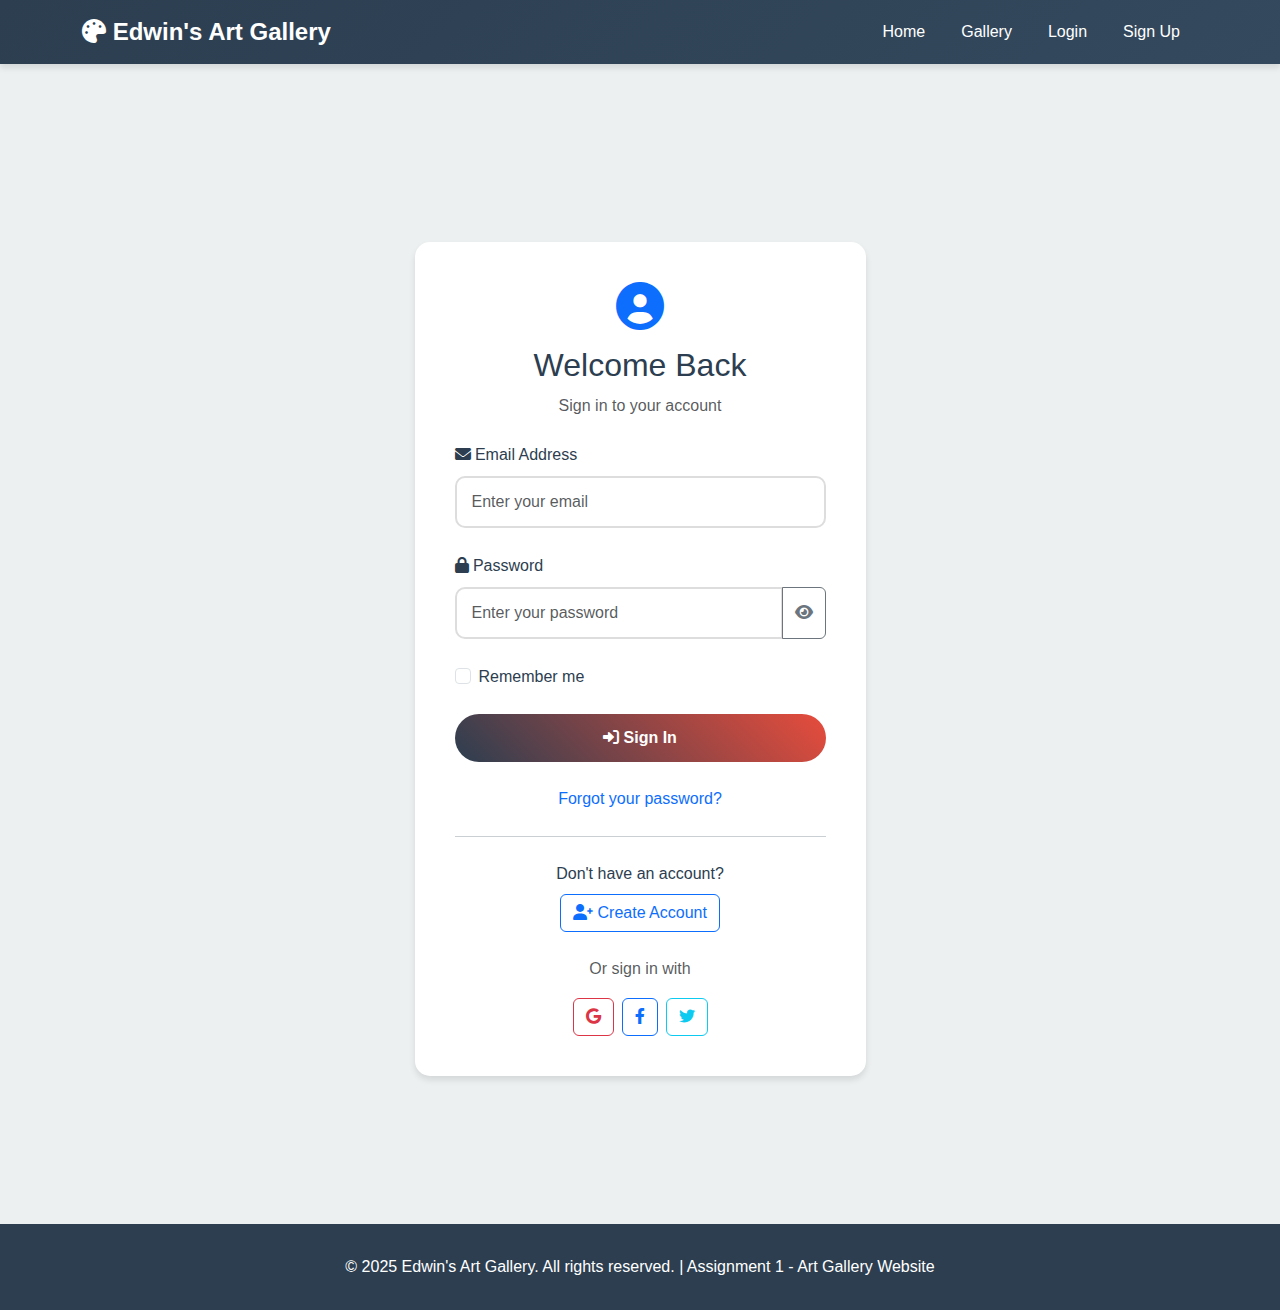
<file: login.html>
<!DOCTYPE html>
<html lang="en">
<head>
    <meta charset="UTF-8">
    <meta name="viewport" content="width=device-width, initial-scale=1.0">
    <title>Login - Edwin's Art Gallery</title>
    <link href="https://cdn.jsdelivr.net/npm/bootstrap@5.3.0/dist/css/bootstrap.min.css" rel="stylesheet">
    <link href="https://cdnjs.cloudflare.com/ajax/libs/font-awesome/6.0.0/css/all.min.css" rel="stylesheet">
    <link href="css/style.css" rel="stylesheet">
</head>
<body>
    <!-- Navigation -->
    <nav class="navbar navbar-expand-lg navbar-dark">
        <div class="container">
            <a class="navbar-brand" href="index.html">
                <i class="fas fa-palette"></i> Edwin's Art Gallery
            </a>
            <button class="navbar-toggler" type="button" data-bs-toggle="collapse" data-bs-target="#navbarNav">
                <span class="navbar-toggler-icon"></span>
            </button>
            <div class="collapse navbar-collapse" id="navbarNav">
                <ul class="navbar-nav ms-auto">
                    <li class="nav-item">
                        <a class="nav-link" href="index.html">Home</a>
                    </li>
                    <li class="nav-item">
                        <a class="nav-link" href="art-list.html">Gallery</a>
                    </li>
                    <li class="nav-item">
                        <a class="nav-link active" href="login.html">Login</a>
                    </li>
                    <li class="nav-item">
                        <a class="nav-link" href="signup.html">Sign Up</a>
                    </li>
                </ul>
            </div>
        </div>
    </nav>

    <!-- Login Form Section -->
    <section class="py-5" style="margin-top: 80px; min-height: 100vh; display: flex; align-items: center;">
        <div class="container">
            <div class="row justify-content-center">
                <div class="col-md-6 col-lg-5">
                    <div class="form-container">
                        <div class="text-center mb-4">
                            <i class="fas fa-user-circle fa-3x text-primary mb-3"></i>
                            <h2>Welcome Back</h2>
                            <p class="text-muted">Sign in to your account</p>
                        </div>
                        
                        <form id="loginForm" novalidate>
                            <div class="form-group">
                                <label for="email" class="form-label">
                                    <i class="fas fa-envelope"></i> Email Address
                                </label>
                                <input type="email" class="form-control" id="email" name="email" required placeholder="Enter your email">
                                <div class="invalid-feedback">Please provide a valid email.</div>
                            </div>
                            
                            <div class="form-group">
                                <label for="password" class="form-label">
                                    <i class="fas fa-lock"></i> Password
                                </label>
                                <div class="input-group">
                                    <input type="password" class="form-control" id="password" name="password" required placeholder="Enter your password">
                                    <button class="btn btn-outline-secondary" type="button" id="togglePassword">
                                        <i class="fas fa-eye"></i>
                                    </button>
                                </div>
                                <div class="invalid-feedback">Password is required.</div>
                            </div>
                            
                            <div class="form-group">
                                <div class="form-check">
                                    <input class="form-check-input" type="checkbox" id="rememberMe">
                                    <label class="form-check-label" for="rememberMe">
                                        Remember me
                                    </label>
                                </div>
                            </div>
                            
                            <button type="submit" class="btn btn-primary w-100">
                                <i class="fas fa-sign-in-alt"></i> Sign In
                            </button>
                        </form>
                        
                        <div class="text-center mt-4">
                            <a href="#" class="text-decoration-none">Forgot your password?</a>
                        </div>
                        
                        <hr class="my-4">
                        
                        <div class="text-center">
                            <p class="mb-0">Don't have an account?</p>
                            <a href="signup.html" class="btn btn-outline-primary mt-2">
                                <i class="fas fa-user-plus"></i> Create Account
                            </a>
                        </div>
                        
                        <!-- Social Login Options -->
                        <div class="text-center mt-4">
                            <p class="text-muted mb-3">Or sign in with</p>
                            <div class="d-flex justify-content-center gap-2">
                                <button class="btn btn-outline-danger">
                                    <i class="fab fa-google"></i>
                                </button>
                                <button class="btn btn-outline-primary">
                                    <i class="fab fa-facebook-f"></i>
                                </button>
                                <button class="btn btn-outline-info">
                                    <i class="fab fa-twitter"></i>
                                </button>
                            </div>
                        </div>
                    </div>
                </div>
            </div>
        </div>
    </section>

    <!-- Footer -->
    <footer class="footer">
        <div class="container">
            <p>&copy; 2025 Edwin's Art Gallery. All rights reserved. | Assignment 1 - Art Gallery Website</p>
        </div>
    </footer>

    <!-- Bootstrap JS -->
    <script src="https://cdn.jsdelivr.net/npm/bootstrap@5.3.0/dist/js/bootstrap.bundle.min.js"></script>
    <!-- Custom JS -->
    <script src="js/script.js"></script>
    <script>
        // Toggle password visibility
        document.getElementById('togglePassword').addEventListener('click', function() {
            const password = document.getElementById('password');
            const icon = this.querySelector('i');
            
            if (password.type === 'password') {
                password.type = 'text';
                icon.className = 'fas fa-eye-slash';
            } else {
                password.type = 'password';
                icon.className = 'fas fa-eye';
            }
        });
        
        // Login form submission
        document.getElementById('loginForm').addEventListener('submit', function(e) {
            e.preventDefault();
            
            if (this.checkValidity()) {
                // Simulate login process
                showLoading();
                
                setTimeout(() => {
                    hideLoading();
                    alert('Login successful! Redirecting to gallery...');
                    window.location.href = 'art-list.html';
                }, 2000);
            }
        });
    </script>
</body>
</html>
</file>
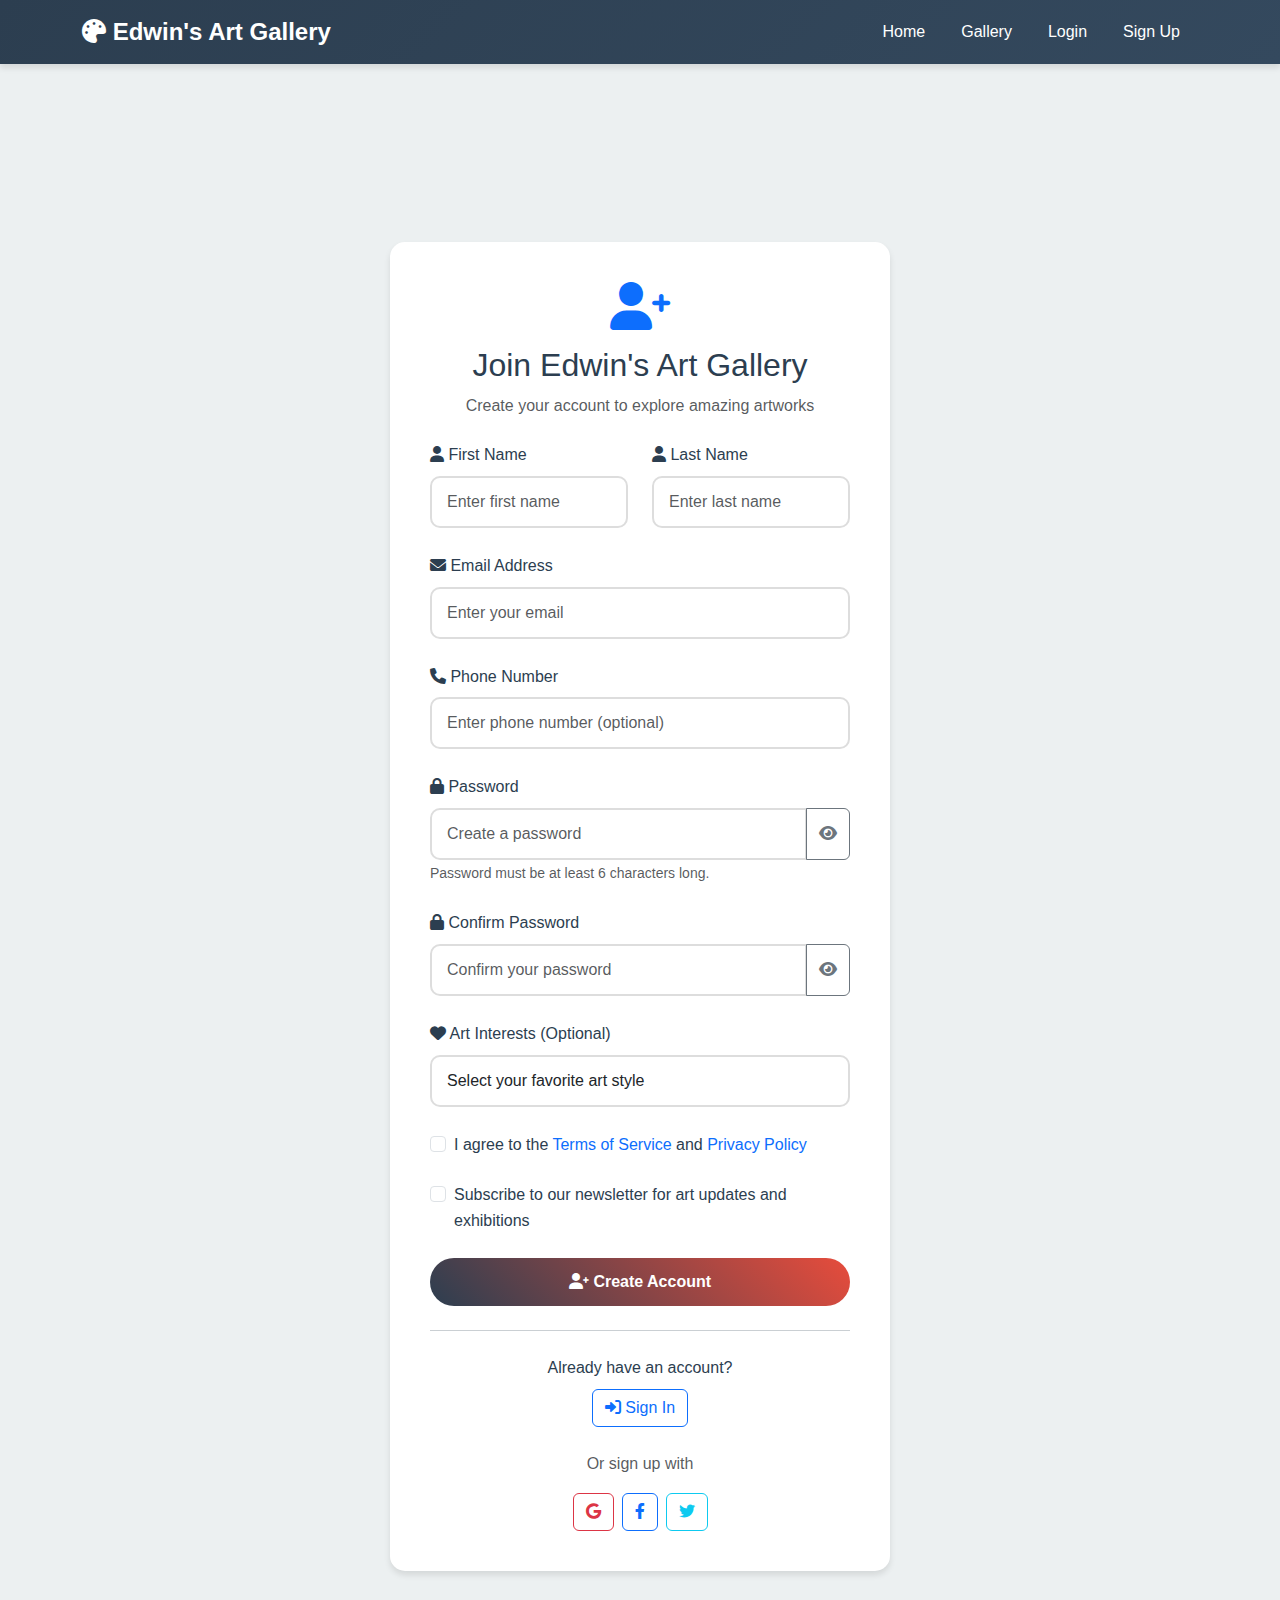
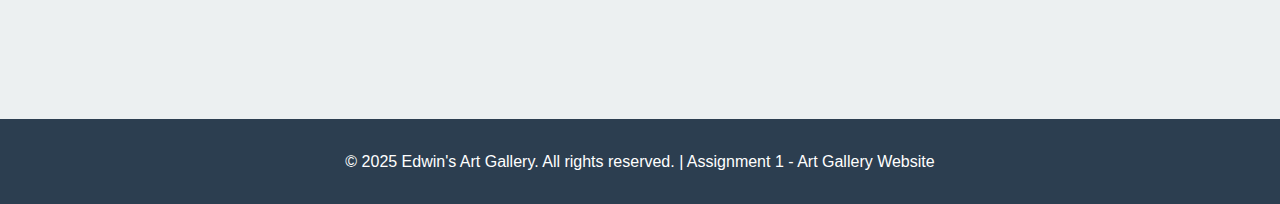
<file: signup.html>
<!DOCTYPE html>
<html lang="en">
<head>
    <meta charset="UTF-8">
    <meta name="viewport" content="width=device-width, initial-scale=1.0">
    <title>Sign Up - Edwin's Art Gallery</title>
    <link href="https://cdn.jsdelivr.net/npm/bootstrap@5.3.0/dist/css/bootstrap.min.css" rel="stylesheet">
    <link href="https://cdnjs.cloudflare.com/ajax/libs/font-awesome/6.0.0/css/all.min.css" rel="stylesheet">
    <link href="css/style.css" rel="stylesheet">
</head>
<body>
    <!-- Navigation -->
    <nav class="navbar navbar-expand-lg navbar-dark">
        <div class="container">
            <a class="navbar-brand" href="index.html">
                <i class="fas fa-palette"></i> Edwin's Art Gallery
            </a>
            <button class="navbar-toggler" type="button" data-bs-toggle="collapse" data-bs-target="#navbarNav">
                <span class="navbar-toggler-icon"></span>
            </button>
            <div class="collapse navbar-collapse" id="navbarNav">
                <ul class="navbar-nav ms-auto">
                    <li class="nav-item">
                        <a class="nav-link" href="index.html">Home</a>
                    </li>
                    <li class="nav-item">
                        <a class="nav-link" href="art-list.html">Gallery</a>
                    </li>
                    <li class="nav-item">
                        <a class="nav-link" href="login.html">Login</a>
                    </li>
                    <li class="nav-item">
                        <a class="nav-link active" href="signup.html">Sign Up</a>
                    </li>
                </ul>
            </div>
        </div>
    </nav>

    <!-- Signup Form Section -->
    <section class="py-5" style="margin-top: 80px; min-height: 100vh; display: flex; align-items: center;">
        <div class="container">
            <div class="row justify-content-center">
                <div class="col-md-8 col-lg-6">
                    <div class="form-container">
                        <div class="text-center mb-4">
                            <i class="fas fa-user-plus fa-3x text-primary mb-3"></i>
                            <h2>Join Edwin's Art Gallery</h2>
                            <p class="text-muted">Create your account to explore amazing artworks</p>
                        </div>
                        
                        <form id="signupForm" novalidate>
                            <div class="row">
                                <div class="col-md-6">
                                    <div class="form-group">
                                        <label for="firstName" class="form-label">
                                            <i class="fas fa-user"></i> First Name
                                        </label>
                                        <input type="text" class="form-control" id="firstName" name="firstName" required placeholder="Enter first name">
                                        <div class="invalid-feedback">First name is required.</div>
                                    </div>
                                </div>
                                <div class="col-md-6">
                                    <div class="form-group">
                                        <label for="lastName" class="form-label">
                                            <i class="fas fa-user"></i> Last Name
                                        </label>
                                        <input type="text" class="form-control" id="lastName" name="lastName" required placeholder="Enter last name">
                                        <div class="invalid-feedback">Last name is required.</div>
                                    </div>
                                </div>
                            </div>
                            
                            <div class="form-group">
                                <label for="email" class="form-label">
                                    <i class="fas fa-envelope"></i> Email Address
                                </label>
                                <input type="email" class="form-control" id="email" name="email" required placeholder="Enter your email">
                                <div class="invalid-feedback">Please provide a valid email.</div>
                            </div>
                            
                            <div class="form-group">
                                <label for="phone" class="form-label">
                                    <i class="fas fa-phone"></i> Phone Number
                                </label>
                                <input type="tel" class="form-control" id="phone" name="phone" placeholder="Enter phone number (optional)">
                            </div>
                            
                            <div class="form-group">
                                <label for="password" class="form-label">
                                    <i class="fas fa-lock"></i> Password
                                </label>
                                <div class="input-group">
                                    <input type="password" class="form-control" id="password" name="password" required placeholder="Create a password">
                                    <button class="btn btn-outline-secondary" type="button" id="togglePassword">
                                        <i class="fas fa-eye"></i>
                                    </button>
                                </div>
                                <div class="invalid-feedback">Password must be at least 6 characters long.</div>
                                <small class="form-text text-muted">Password must be at least 6 characters long.</small>
                            </div>
                            
                            <div class="form-group">
                                <label for="confirmPassword" class="form-label">
                                    <i class="fas fa-lock"></i> Confirm Password
                                </label>
                                <div class="input-group">
                                    <input type="password" class="form-control" id="confirmPassword" name="confirmPassword" required placeholder="Confirm your password">
                                    <button class="btn btn-outline-secondary" type="button" id="toggleConfirmPassword">
                                        <i class="fas fa-eye"></i>
                                    </button>
                                </div>
                                <div class="invalid-feedback">Passwords do not match.</div>
                            </div>
                            
                            <div class="form-group">
                                <label for="interests" class="form-label">
                                    <i class="fas fa-heart"></i> Art Interests (Optional)
                                </label>
                                <select class="form-control" id="interests" name="interests">
                                    <option value="">Select your favorite art style</option>
                                    <option value="classical">Classical Art</option>
                                    <option value="modern">Modern Art</option>
                                    <option value="contemporary">Contemporary Art</option>
                                    <option value="impressionism">Impressionism</option>
                                    <option value="abstract">Abstract Art</option>
                                    <option value="surrealism">Surrealism</option>
                                    <option value="photography">Photography</option>
                                    <option value="sculpture">Sculpture</option>
                                </select>
                            </div>
                            
                            <div class="form-group">
                                <div class="form-check">
                                    <input class="form-check-input" type="checkbox" id="terms" required>
                                    <label class="form-check-label" for="terms">
                                        I agree to the <a href="#" class="text-decoration-none">Terms of Service</a> and <a href="#" class="text-decoration-none">Privacy Policy</a>
                                    </label>
                                    <div class="invalid-feedback">You must agree to the terms and conditions.</div>
                                </div>
                            </div>
                            
                            <div class="form-group">
                                <div class="form-check">
                                    <input class="form-check-input" type="checkbox" id="newsletter">
                                    <label class="form-check-label" for="newsletter">
                                        Subscribe to our newsletter for art updates and exhibitions
                                    </label>
                                </div>
                            </div>
                            
                            <button type="submit" class="btn btn-primary w-100">
                                <i class="fas fa-user-plus"></i> Create Account
                            </button>
                        </form>
                        
                        <hr class="my-4">
                        
                        <div class="text-center">
                            <p class="mb-0">Already have an account?</p>
                            <a href="login.html" class="btn btn-outline-primary mt-2">
                                <i class="fas fa-sign-in-alt"></i> Sign In
                            </a>
                        </div>
                        
                        <!-- Social Signup Options -->
                        <div class="text-center mt-4">
                            <p class="text-muted mb-3">Or sign up with</p>
                            <div class="d-flex justify-content-center gap-2">
                                <button class="btn btn-outline-danger">
                                    <i class="fab fa-google"></i>
                                </button>
                                <button class="btn btn-outline-primary">
                                    <i class="fab fa-facebook-f"></i>
                                </button>
                                <button class="btn btn-outline-info">
                                    <i class="fab fa-twitter"></i>
                                </button>
                            </div>
                        </div>
                    </div>
                </div>
            </div>
        </div>
    </section>

    <!-- Footer -->
    <footer class="footer">
        <div class="container">
            <p>&copy; 2025 Edwin's Art Gallery. All rights reserved. | Assignment 1 - Art Gallery Website</p>
        </div>
    </footer>

    <!-- Bootstrap JS -->
    <script src="https://cdn.jsdelivr.net/npm/bootstrap@5.3.0/dist/js/bootstrap.bundle.min.js"></script>
    <!-- Custom JS -->
    <script src="js/script.js"></script>
    <script>
        // Toggle password visibility
        document.getElementById('togglePassword').addEventListener('click', function() {
            const password = document.getElementById('password');
            const icon = this.querySelector('i');
            
            if (password.type === 'password') {
                password.type = 'text';
                icon.className = 'fas fa-eye-slash';
            } else {
                password.type = 'password';
                icon.className = 'fas fa-eye';
            }
        });
        
        document.getElementById('toggleConfirmPassword').addEventListener('click', function() {
            const confirmPassword = document.getElementById('confirmPassword');
            const icon = this.querySelector('i');
            
            if (confirmPassword.type === 'password') {
                confirmPassword.type = 'text';
                icon.className = 'fas fa-eye-slash';
            } else {
                confirmPassword.type = 'password';
                icon.className = 'fas fa-eye';
            }
        });
        
        // Password confirmation validation
        document.getElementById('confirmPassword').addEventListener('blur', function() {
            const password = document.getElementById('password').value;
            const confirmPassword = this.value;
            
            if (confirmPassword && password !== confirmPassword) {
                this.classList.add('is-invalid');
                this.classList.remove('is-valid');
            } else if (confirmPassword) {
                this.classList.add('is-valid');
                this.classList.remove('is-invalid');
            }
        });
        
        // Signup form submission
        document.getElementById('signupForm').addEventListener('submit', function(e) {
            e.preventDefault();
            
            const password = document.getElementById('password').value;
            const confirmPassword = document.getElementById('confirmPassword').value;
            
            if (password !== confirmPassword) {
                document.getElementById('confirmPassword').classList.add('is-invalid');
                return;
            }
            
            if (this.checkValidity()) {
                // Simulate signup process
                showLoading();
                
                setTimeout(() => {
                    hideLoading();
                    alert('Account created successfully! Redirecting to login...');
                    window.location.href = 'login.html';
                }, 2000);
            }
        });
    </script>
</body>
</html>
</file>
<file: css/style.css>
/* Assignment 1 - Art Gallery Website Styles */

:root {
    --primary-color: #2c3e50;
    --secondary-color: #e74c3c;
    --accent-color: #f39c12;
    --text-color: #2c3e50;
    --background-color: #ecf0f1;
    --card-shadow: 0 4px 6px rgba(0, 0, 0, 0.1);
    --transition-speed: 0.3s;
}

* {
    margin: 0;
    padding: 0;
    box-sizing: border-box;
}

body {
    font-family: 'Arial', sans-serif;
    background-color: var(--background-color);
    color: var(--text-color);
    line-height: 1.6;
    overflow-x: hidden;
}

/* Navigation Styles */
.navbar {
    background: linear-gradient(135deg, var(--primary-color), #34495e);
    box-shadow: var(--card-shadow);
    transition: all var(--transition-speed) ease;
}

.navbar-brand {
    font-weight: bold;
    font-size: 1.5rem;
    color: white !important;
    transition: transform var(--transition-speed) ease;
}

.navbar-brand:hover {
    transform: scale(1.05);
}

.navbar-nav .nav-link {
    color: white !important;
    margin: 0 10px;
    position: relative;
    transition: all var(--transition-speed) ease;
}

.navbar-nav .nav-link::after {
    content: '';
    position: absolute;
    width: 0;
    height: 2px;
    bottom: 0;
    left: 50%;
    background-color: var(--accent-color);
    transition: all var(--transition-speed) ease;
}

.navbar-nav .nav-link:hover::after {
    width: 100%;
    left: 0;
}

.navbar-nav .nav-link:hover {
    color: var(--accent-color) !important;
    transform: translateY(-2px);
}

/* Hero Section */
.hero-section {
    background: linear-gradient(rgba(44, 62, 80, 0.8), rgba(44, 62, 80, 0.8)), url('https://images.unsplash.com/photo-1541961017774-22349e4a1262?ixlib=rb-4.0.3') center/cover;
    height: 100vh;
    display: flex;
    align-items: center;
    justify-content: center;
    text-align: center;
    color: white;
    position: relative;
}

.hero-content {
    animation: fadeInUp 1s ease-out;
}

.hero-title {
    font-size: 4rem;
    font-weight: bold;
    margin-bottom: 1rem;
    text-shadow: 2px 2px 4px rgba(0, 0, 0, 0.5);
    animation: slideInLeft 1s ease-out 0.2s both;
}

.hero-subtitle {
    font-size: 1.5rem;
    margin-bottom: 2rem;
    animation: slideInRight 1s ease-out 0.4s both;
}

.hero-btn {
    background: linear-gradient(45deg, var(--secondary-color), var(--accent-color));
    border: none;
    padding: 15px 30px;
    font-size: 1.2rem;
    border-radius: 50px;
    transition: all var(--transition-speed) ease;
    animation: bounceIn 1s ease-out 0.6s both;
}

.hero-btn:hover {
    transform: translateY(-3px) scale(1.05);
    box-shadow: 0 10px 20px rgba(0, 0, 0, 0.2);
}

/* Card Styles */
.art-card {
    background: white;
    border-radius: 15px;
    box-shadow: var(--card-shadow);
    transition: all var(--transition-speed) ease;
    overflow: hidden;
    margin-bottom: 30px;
    animation: fadeInUp 0.6s ease-out;
}

.art-card:hover {
    transform: translateY(-10px) scale(1.02);
    box-shadow: 0 15px 30px rgba(0, 0, 0, 0.2);
}

.art-card img {
    width: 100%;
    height: 250px;
    object-fit: cover;
    transition: transform var(--transition-speed) ease;
}

.art-card:hover img {
    transform: scale(1.1);
}

.card-body {
    padding: 20px;
}

.card-title {
    color: var(--primary-color);
    font-weight: bold;
    margin-bottom: 10px;
}

.artist-name {
    color: var(--secondary-color);
    font-style: italic;
    margin-bottom: 15px;
}

/* Form Styles */
.form-container {
    background: white;
    border-radius: 15px;
    box-shadow: var(--card-shadow);
    padding: 40px;
    margin: 50px auto;
    max-width: 500px;
    animation: fadeInUp 0.8s ease-out;
}

.form-group {
    margin-bottom: 25px;
}

.form-control {
    border: 2px solid #ddd;
    border-radius: 10px;
    padding: 12px 15px;
    transition: all var(--transition-speed) ease;
}

.form-control:focus {
    border-color: var(--primary-color);
    box-shadow: 0 0 0 0.2rem rgba(44, 62, 80, 0.25);
    transform: translateY(-2px);
}

.btn-primary {
    background: linear-gradient(45deg, var(--primary-color), var(--secondary-color));
    border: none;
    border-radius: 25px;
    padding: 12px 30px;
    font-weight: bold;
    transition: all var(--transition-speed) ease;
}

.btn-primary:hover {
    transform: translateY(-2px);
    box-shadow: 0 5px 15px rgba(0, 0, 0, 0.2);
}

/* Gallery Grid */
.gallery-grid {
    display: grid;
    grid-template-columns: repeat(auto-fit, minmax(300px, 1fr));
    gap: 30px;
    padding: 30px 0;
}

/* Individual Art Page Styles */
.art-detail {
    background: white;
    border-radius: 15px;
    box-shadow: var(--card-shadow);
    overflow: hidden;
    margin: 30px 0;
    animation: fadeInUp 0.8s ease-out;
}

.art-detail-image {
    width: 100%;
    height: 500px;
    object-fit: cover;
}

.art-detail-content {
    padding: 40px;
}

.art-title {
    font-size: 2.5rem;
    color: var(--primary-color);
    margin-bottom: 10px;
}

.art-artist {
    font-size: 1.5rem;
    color: var(--secondary-color);
    font-style: italic;
    margin-bottom: 20px;
}

.art-year {
    font-size: 1.2rem;
    color: var(--accent-color);
    font-weight: bold;
    margin-bottom: 25px;
}

.art-description {
    font-size: 1.1rem;
    line-height: 1.8;
    margin-bottom: 30px;
}

/* Similar Arts Section */
.similar-arts {
    margin-top: 50px;
}

.similar-arts h3 {
    color: var(--primary-color);
    margin-bottom: 30px;
    text-align: center;
}

/* Animations */
@keyframes fadeInUp {
    from {
        opacity: 0;
        transform: translateY(30px);
    }
    to {
        opacity: 1;
        transform: translateY(0);
    }
}

@keyframes slideInLeft {
    from {
        opacity: 0;
        transform: translateX(-50px);
    }
    to {
        opacity: 1;
        transform: translateX(0);
    }
}

@keyframes slideInRight {
    from {
        opacity: 0;
        transform: translateX(50px);
    }
    to {
        opacity: 1;
        transform: translateX(0);
    }
}

@keyframes bounceIn {
    0% {
        opacity: 0;
        transform: scale(0.3);
    }
    50% {
        transform: scale(1.05);
    }
    70% {
        transform: scale(0.9);
    }
    100% {
        opacity: 1;
        transform: scale(1);
    }
}

/* Loading Animation */
.loading {
    display: inline-block;
    width: 40px;
    height: 40px;
    border: 3px solid #f3f3f3;
    border-top: 3px solid var(--primary-color);
    border-radius: 50%;
    animation: spin 1s linear infinite;
}

@keyframes spin {
    0% { transform: rotate(0deg); }
    100% { transform: rotate(360deg); }
}

/* Responsive Design */
@media (max-width: 768px) {
    .hero-title {
        font-size: 2.5rem;
    }
    
    .hero-subtitle {
        font-size: 1.2rem;
    }
    
    .form-container {
        margin: 20px;
        padding: 30px 20px;
    }
    
    .gallery-grid {
        grid-template-columns: 1fr;
        gap: 20px;
    }
    
    .art-detail-content {
        padding: 20px;
    }
    
    .art-title {
        font-size: 2rem;
    }
}

/* Footer */
.footer {
    background: var(--primary-color);
    color: white;
    text-align: center;
    padding: 30px 0;
    margin-top: 50px;
}

.footer p {
    margin: 0;
}

/* Scroll to top button */
.scroll-top {
    position: fixed;
    bottom: 20px;
    right: 20px;
    background: var(--secondary-color);
    color: white;
    border: none;
    border-radius: 50%;
    width: 50px;
    height: 50px;
    cursor: pointer;
    transition: all var(--transition-speed) ease;
    opacity: 0;
    visibility: hidden;
}

.scroll-top.show {
    opacity: 1;
    visibility: visible;
}

.scroll-top:hover {
    background: var(--accent-color);
    transform: translateY(-3px);
}
</file>
